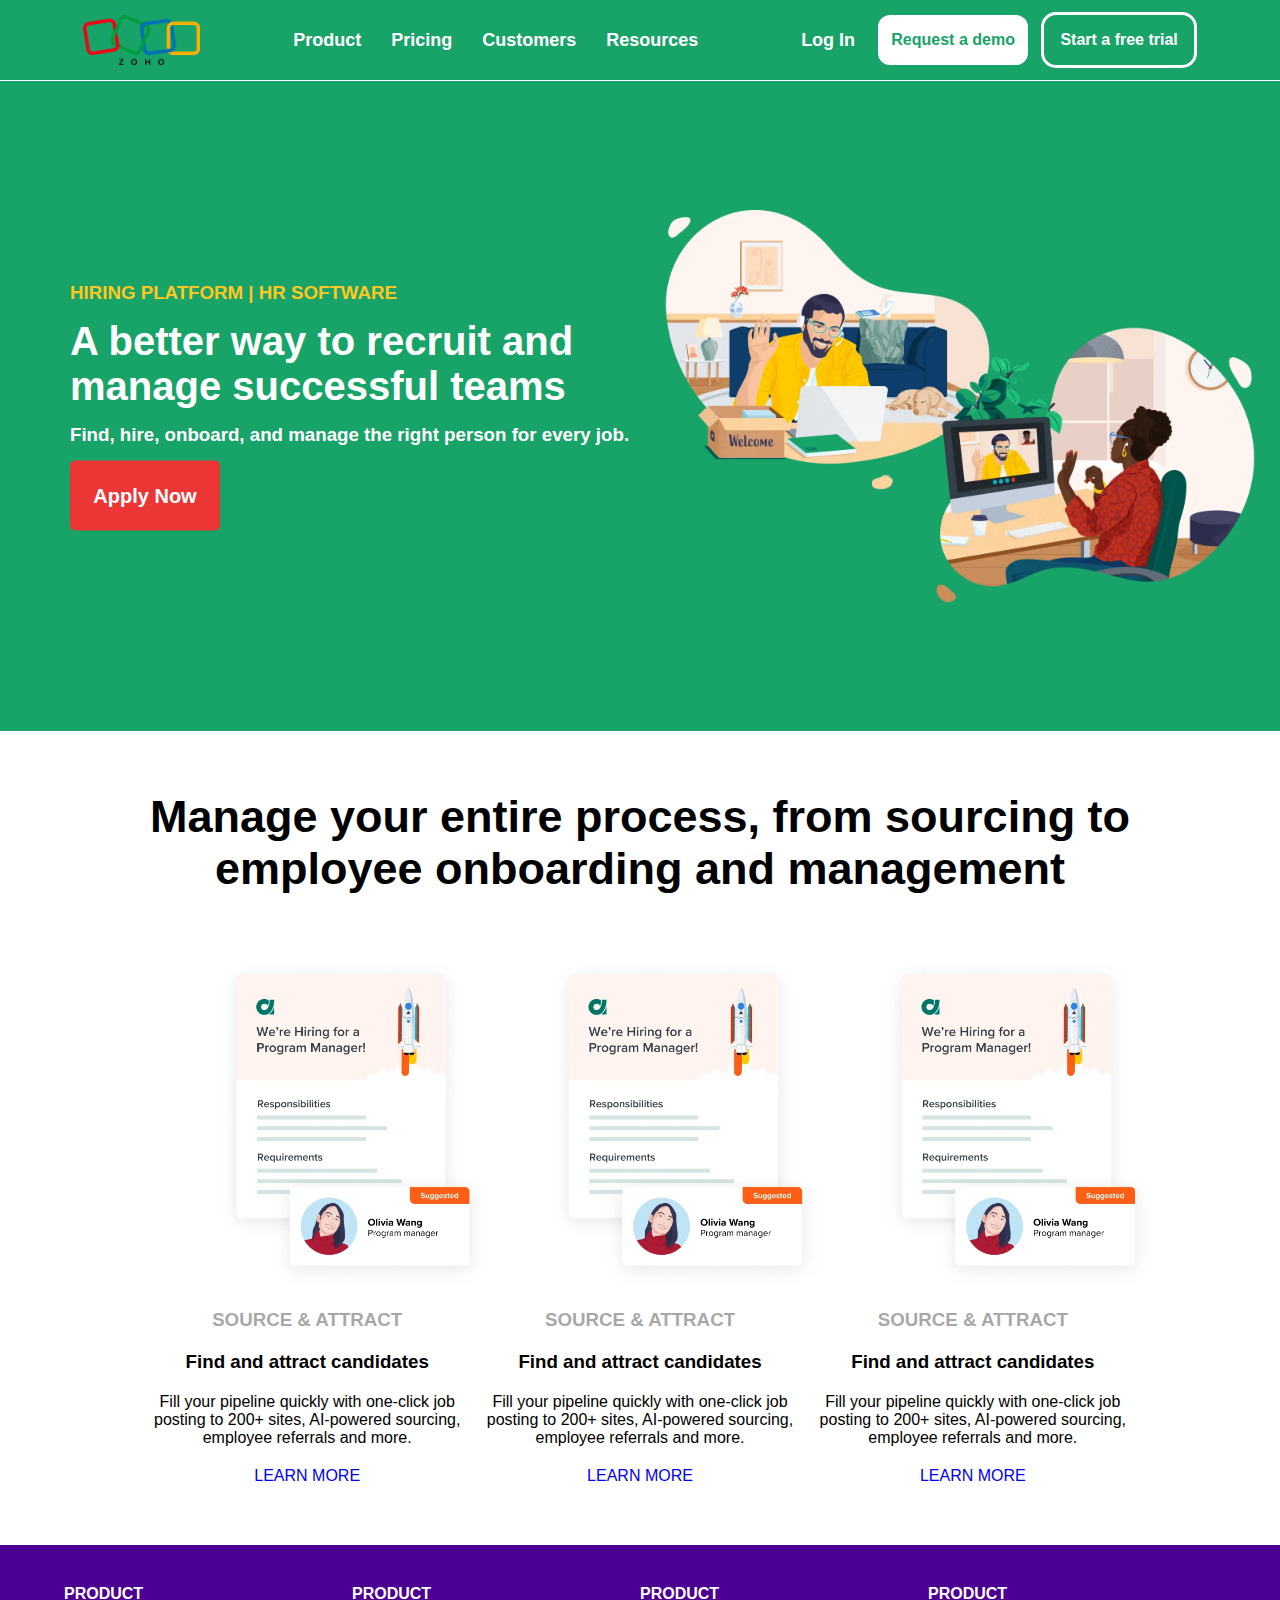
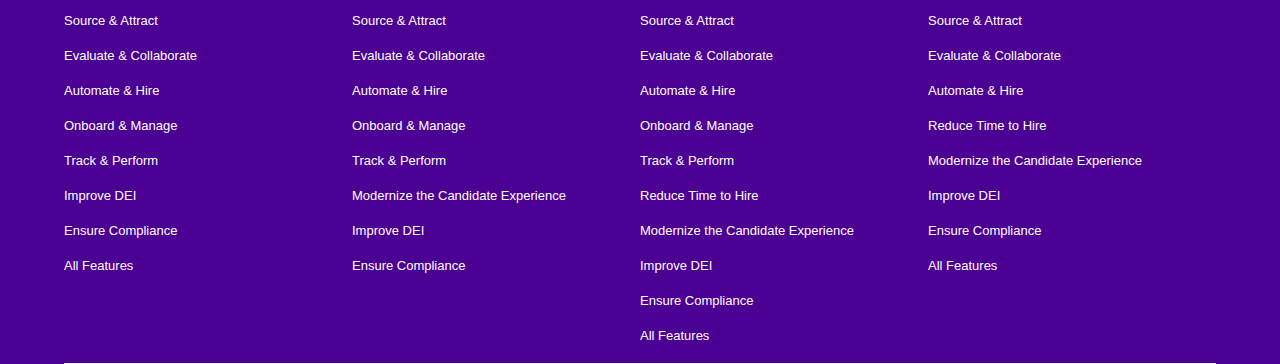
<file: index.html>
<!DOCTYPE html>
<html lang="en">

<head>
    <meta charset="UTF-8">
    <meta name="viewport" content="width=device-width, initial-scale=1.0">
    <title>Home</title>
    <link rel="stylesheet" href="https://cdnjs.cloudflare.com/ajax/libs/font-awesome/6.6.0/css/all.min.css"
        integrity="sha512-Kc323vGBEqzTmouAECnVceyQqyqdsSiqLQISBL29aUW4U/M7pSPA/gEUZQqv1cwx4OnYxTxve5UMg5GT6L4JJg=="
        crossorigin="anonymous" referrerpolicy="no-referrer" />
    <link rel="stylesheet" href="./index.css">
</head>

<body>
    <header>
        <button id="nav-btn" class="navbar-button"><i class="fa-solid fa-bars navbar-icon"></i></button>
        <nav>
            <img src="./images/zoho-logo.png" alt="logo" class="logo">
            <ul class="main-menu">
                <li class="menu-item">
                    <a href="#drop">product</a>
                </li>
                <li class="menu-item">
                    <a href="#id">pricing</a>
                </li>
                <li class="menu-item">
                    <a href="#id">customers</a>
                </li>
                <li class="menu-item">
                    <a href="#drop">resources</a>
                </li>
            </ul>
            <ul class="accounts-menu">
                <li class="menu-item">
                    <a href="#id">log in</a>
                </li>
                <li class="menu-btn btn-request-demo">
                    <a href="#login">Request a demo</a>
                </li>
                <li class="menu-btn btn-start-trial">
                    <a href="#start">Start a free trial</a>
                </li>
            </ul>
        </nav>

    </header>
    <main>
        <section id="intro">
            <div id="description">
                <h3 class="text about-text">
                    hiring platform | hr software
                </h3>
                <h1 class="text about-description">
                    A better way to recruit and manage successful teams
                </h1>

                <h3 class="text">
                    Find, hire, onboard, and manage the right person for every job.
                </h3>
                <a href="./form.html" class="apply-button">apply now</a>
            </div>
        </section>
        <section id="content">
            <h1 class="details">Manage your entire process,
                from sourcing to employee onboarding
                and management</h1>
            <div class="offers">
                <div class="detail-card">
                    <img src="./images/source-attract_2x.webp" alt="card image" class="card-image">
                    <h3 class="card-img-title">source & attract</h3>
                    <h3 class="card-title">Find and attract candidates</h3>
                    <p class="card-desc">Fill your pipeline quickly with one-click job posting to 200+ sites, AI-powered
                        sourcing, employee referrals and more.</p>
                    <p class="card-link"><a href="#" class="card-link">Learn more</a></p>
                </div>
                <div class="detail-card">
                    <img src="./images/source-attract_2x.webp" alt="card image" class="card-image">
                    <h3 class="card-img-title">source & attract</h3>
                    <h3 class="card-title">Find and attract candidates</h3>
                    <p class="card-desc">Fill your pipeline quickly with one-click job posting to 200+ sites, AI-powered
                        sourcing, employee referrals and more.</p>
                    <p class="card-link"><a href="#" class="card-link">Learn more</a></p>
                </div>
                <div class="detail-card">
                    <img src="./images/source-attract_2x.webp" alt="card image" class="card-image">
                    <h3 class="card-img-title">source & attract</h3>
                    <h3 class="card-title">Find and attract candidates</h3>
                    <p class="card-desc">Fill your pipeline quickly with one-click job posting to 200+ sites, AI-powered
                        sourcing, employee referrals and more.</p>
                    <p class="card-link"><a href="#" class="card-link">Learn more</a></p>
                </div>
            </div>
        </section>
    </main>

    <footer>
        <div class="footer-box">
            <div class="products">
                <strong>product</strong>
                <a class="product-item" href="#source-attract">Source & Attract</a>
                <a class="product-item" href="#evaluate-collaborate">Evaluate & Collaborate</a>
                <a class="product-item" href="#automate-hire">Automate & Hire</a>
                <a class="product-item" href="#onboard-manage">Onboard & Manage</a>
                <a class="product-item" href="#track-perform">Track & Perform</a>
                <a class="product-item" href="#improve-dei">Improve DEI</a>
                <a class="product-item" href="#ensure-compliance">Ensure Compliance</a>
                <a class="product-item" href="#all-features">All Features</a>
            </div>
            <div class="products">
                <strong>product</strong>
                <a class="product-item" href="#source-attract">Source & Attract</a>
                <a class="product-item" href="#evaluate-collaborate">Evaluate & Collaborate</a>
                <a class="product-item" href="#automate-hire">Automate & Hire</a>
                <a class="product-item" href="#onboard-manage">Onboard & Manage</a>
                <a class="product-item" href="#track-perform">Track & Perform</a>
                <a class="product-item" href="#modernize-candidate-experience">Modernize the Candidate Experience</a>
                <a class="product-item" href="#improve-dei">Improve DEI</a>
                <a class="product-item" href="#ensure-compliance">Ensure Compliance</a>
            </div>
            <div class="products">
                <strong>product</strong>
                <a class="product-item" href="#source-attract">Source & Attract</a>
                <a class="product-item" href="#evaluate-collaborate">Evaluate & Collaborate</a>
                <a class="product-item" href="#automate-hire">Automate & Hire</a>
                <a class="product-item" href="#onboard-manage">Onboard & Manage</a>
                <a class="product-item" href="#track-perform">Track & Perform</a>
                <a class="product-item" href="#reduce-time-to-hire">Reduce Time to Hire</a>
                <a class="product-item" href="#modernize-candidate-experience">Modernize the Candidate Experience</a>
                <a class="product-item" href="#improve-dei">Improve DEI</a>
                <a class="product-item" href="#ensure-compliance">Ensure Compliance</a>
                <a class="product-item" href="#all-features">All Features</a>
            </div>
            <div class="products">
                <strong>product</strong>
                <a class="product-item" href="#source-attract">Source & Attract</a>
                <a class="product-item" href="#evaluate-collaborate">Evaluate & Collaborate</a>
                <a class="product-item" href="#automate-hire">Automate & Hire</a>
                <a class="product-item" href="#reduce-time-to-hire">Reduce Time to Hire</a>
                <a class="product-item" href="#modernize-candidate-experience">Modernize the Candidate Experience</a>
                <a class="product-item" href="#improve-dei">Improve DEI</a>
                <a class="product-item" href="#ensure-compliance">Ensure Compliance</a>
                <a class="product-item" href="#all-features">All Features</a>
            </div>
        </div>
    </footer>
    <script>
        var btn = document.getElementById("nav-btn");
        var nav = document.getElementsByTagName("nav")[0];
        var flag = false;
        btn.addEventListener("click", function () {
            if (!flag) {
                nav.style.width = "100%";
                flag = !flag;
            }
            else {
                nav.style.width = "0";
                flag = !flag;
            }
        });

        window.addEventListener('resize', () => {
            if (window.innerWidth > 1076) { 
                nav.style.width = 'auto'; 
            } else {
                nav.style.width = '0px'; 
            }
        });
    </script>
</body>

</html>
</file>
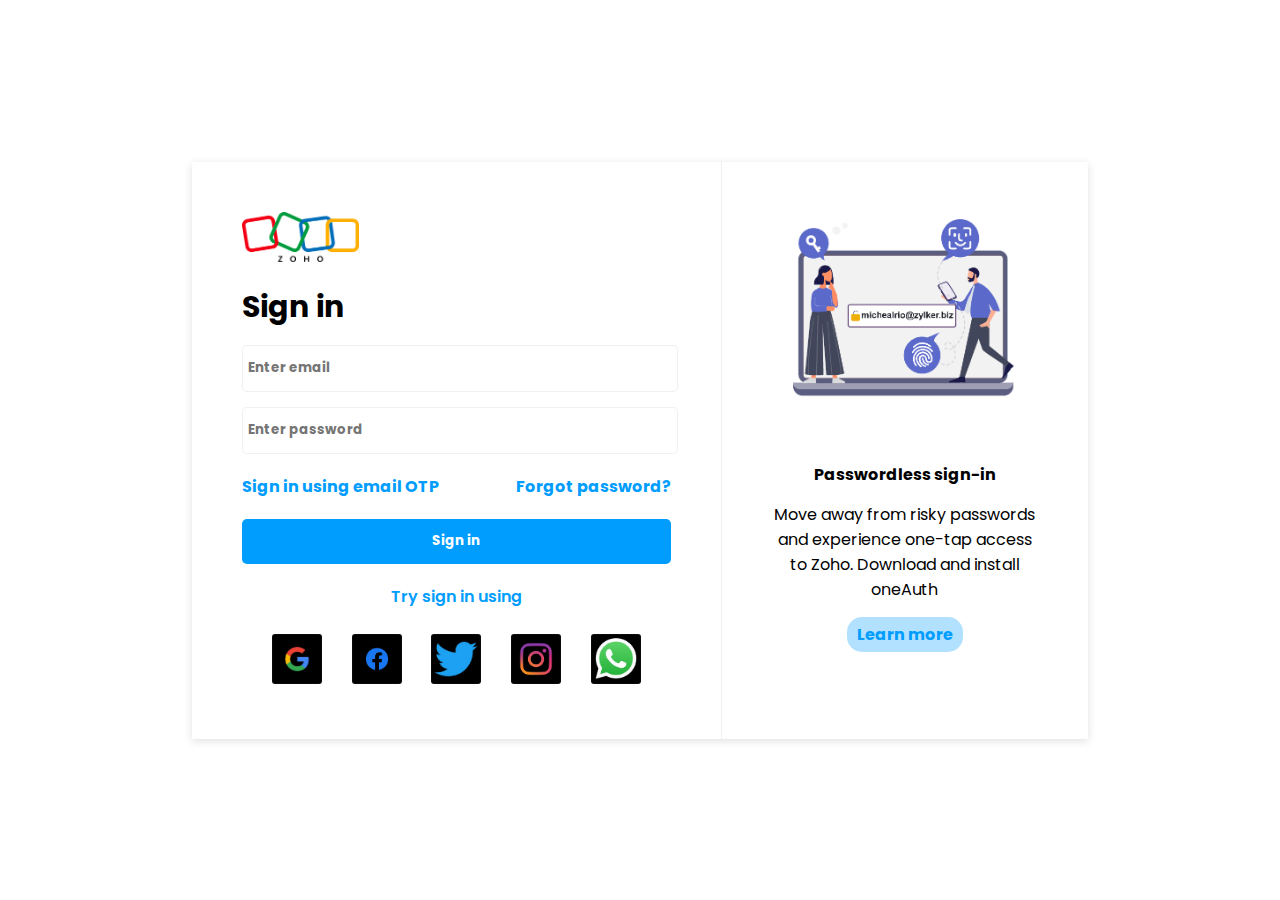
<file: login.html>
<!DOCTYPE html>
<html lang="en">

<head>
    <meta charset="UTF-8">
    <meta name="viewport" content="width=device-width, initial-scale=1.0">
    <title>Login</title>
    <link rel="stylesheet" href="./login.css">
</head>

<body>
    <div class="login-box">
        <div class="login-section">
            <img src="./images/zoho-logo.png" alt="logo" srcset="">
            <h2>Sign in</h2>
            <form action="#" method="post" id="login-form">
                <label for="email">
                    <input type="email" name="email" placeholder="Enter email" required />
                </label>
                <label for="password">
                    <input type="password" name="password" placeholder="Enter password" required>
                </label>
                <p><a href="#">Sign in using email OTP</a><a href="#">Forgot password?</a></p>
                <label for="submit">
                    <input type="submit" value="Sign in">
                </label>
            </form>
            <p class="other-options-text">Try sign in using</p>
            <div class="login-options">
                <button class="btn google-btn"></button>
                <button class="btn facebook-btn"></button>
                <button class="btn twitter-btn"></button>
                <button class="btn instagram-btn"></button>
                <button class="btn whatsapp-btn"></button>
            </div>
        </div>
        <div class="others">
            <img src="./images/auth.png" alt="zoho" srcset="">
            <strong>Passwordless sign-in</strong>
            <p>Move away from risky passwords and experience one-tap access to Zoho. Download and install oneAuth</p>
            <a href="#" class="learn-more">Learn more</a>
        </div>
    </div>
    <script>
        document.getElementById('login-form').addEventListener('submit', function (event) {
            event.preventDefault();
            window.location.href = 'index.html';
        });
    </script>
</body>

</html>
</file>
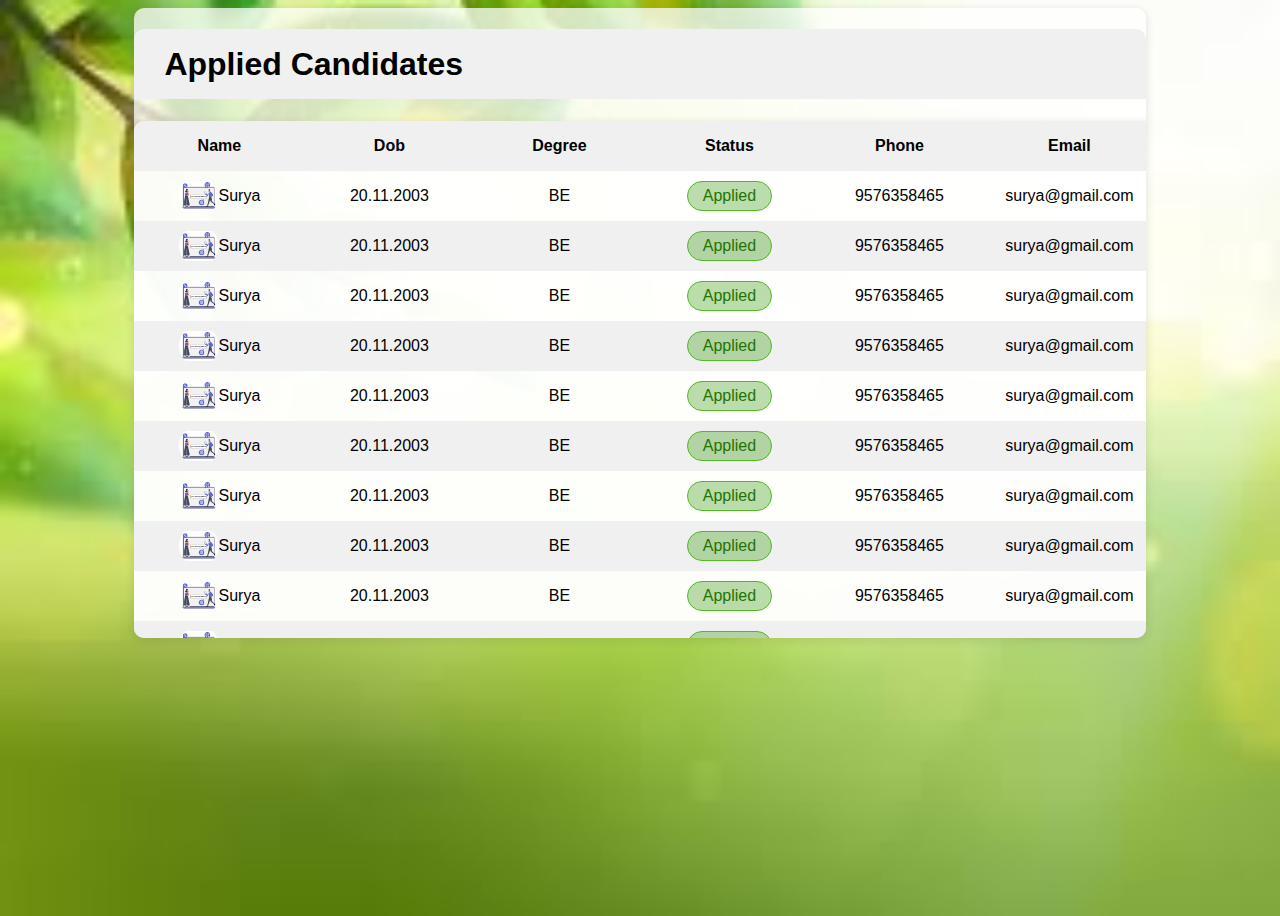
<file: table.html>
<!DOCTYPE html>
<html lang="en">

<head>
    <meta charset="UTF-8">
    <meta name="viewport" content="width=device-width, initial-scale=1.0">
    <title>Applications</title>
    <link rel="stylesheet" href="./table.css">
</head>
<body>
    <div class="container">
        <h1>Applied Candidates</h1>
        <table id="data-table">
            <thead>
                <tr>
                    <th>name</th>
                    <th>dob</th>
                    <th>degree</th>
                    <th>status</th>
                    <th>phone</th>
                    <th>email</th>
                </tr>
            </thead>
            <tbody>
                <tr>
                    <td><span class="photo"></span>Surya</td>
                    <td>20.11.2003</td>
                    <td>BE</td>
                    <td><span>Applied</span></td>
                    <td>9576358465</td>
                    <td>surya@gmail.com</td>
                </tr>
                <tr>
                    <td><span class="photo"></span>Surya</td>
                    <td>20.11.2003</td>
                    <td>BE</td>
                    <td><span>Applied</span></td>
                    <td>9576358465</td>
                    <td>surya@gmail.com</td>
                </tr>
                <tr>
                    <td><span class="photo"></span>Surya</td>
                    <td>20.11.2003</td>
                    <td>BE</td>
                    <td><span>Applied</span></td>
                    <td>9576358465</td>
                    <td>surya@gmail.com</td>
                </tr>
                <tr>
                    <td><span class="photo"></span>Surya</td>
                    <td>20.11.2003</td>
                    <td>BE</td>
                    <td><span>Applied</span></td>
                    <td>9576358465</td>
                    <td>surya@gmail.com</td>
                </tr>
                <tr>
                    <td><span class="photo"></span>Surya</td>
                    <td>20.11.2003</td>
                    <td>BE</td>
                    <td><span>Applied</span></td>
                    <td>9576358465</td>
                    <td>surya@gmail.com</td>
                </tr>
                <tr>
                    <td><span class="photo"></span>Surya</td>
                    <td>20.11.2003</td>
                    <td>BE</td>
                    <td><span>Applied</span></td>
                    <td>9576358465</td>
                    <td>surya@gmail.com</td>
                </tr>
                <tr>
                    <td><span class="photo"></span>Surya</td>
                    <td>20.11.2003</td>
                    <td>BE</td>
                    <td><span>Applied</span></td>
                    <td>9576358465</td>
                    <td>surya@gmail.com</td>
                </tr>
                <tr>
                    <td><span class="photo"></span>Surya</td>
                    <td>20.11.2003</td>
                    <td>BE</td>
                    <td><span>Applied</span></td>
                    <td>9576358465</td>
                    <td>surya@gmail.com</td>
                </tr>
                <tr>
                    <td><span class="photo"></span>Surya</td>
                    <td>20.11.2003</td>
                    <td>BE</td>
                    <td><span>Applied</span></td>
                    <td>9576358465</td>
                    <td>surya@gmail.com</td>
                </tr>
                <tr>
                    <td><span class="photo"></span>Surya</td>
                    <td>20.11.2003</td>
                    <td>BE</td>
                    <td><span>Applied</span></td>
                    <td>9576358465</td>
                    <td>surya@gmail.com</td>
                </tr>
                <tr>
                    <td><span class="photo"></span>Surya</td>
                    <td>20.11.2003</td>
                    <td>BE</td>
                    <td><span>Applied</span></td>
                    <td>9576358465</td>
                    <td>surya@gmail.com</td>
                </tr>
                <tr>
                    <td><span class="photo"></span>Surya</td>
                    <td>20.11.2003</td>
                    <td>BE</td>
                    <td><span>Applied</span></td>
                    <td>9576358465</td>
                    <td>surya@gmail.com</td>
                </tr>
                <tr>
                    <td><span class="photo"></span>Surya</td>
                    <td>20.11.2003</td>
                    <td>BE</td>
                    <td><span>Applied</span></td>
                    <td>9576358465</td>
                    <td>surya@gmail.com</td>
                </tr>
            </tbody>
        </table>
    </div>
    
</body>

</html>
</file>
<file: index.css>
@import url('https://fonts.googleapis.com/css2?family=Poppins:ital,wght@0,100;0,200;0,300;0,400;0,500;0,600;0,700;0,800;0,900;1,100;1,200;1,300;1,400;1,500;1,600;1,700;1,800;1,900&display=swap');

* {
    font-family: sans-serif;
    margin: 0;
    padding: 0;
    text-decoration: none;
    list-style-type: none;
}

header {
    position: sticky;
    top: 0;
    z-index: 1;
    height: 80px;
    width: 100%;
    background-color: #18a369;
    border-bottom: 0.5px solid rgb(255, 255, 255);
}


.logo{
    display: inline-block;
    height: 50px;
}

.navbar-button {
    display: none; 
    border: none;
    height: 100%;
    width: 50px;
    background-color: #18a369;
}

.navbar-icon {
    font-size: 40px;
    color: white;
}

nav{
    height: 100%;
    display: flex;
    align-items: center;
    justify-content: space-evenly;
    transition: none;
}

.main-menu, .accounts-menu{
    height: 100%;
    display: flex;
    align-items: center;
    justify-content: space-evenly;
    gap: 10px;
}

.menu-item{
    height: 100%;
}

.menu-item a{
    position: relative;
    display: inline-block;
    line-height: 80px;
    color: white;
    height: 100%;
    padding: 0 10px;
    font-size: 18px;
    font-weight: bold;
    text-transform: capitalize;
}

.menu-item a::after{
    content: "";
    position: absolute;
    bottom: 0;
    left: 0;
    background-color: white;
    height: 3px;
    width: 0;
}

.menu-item a:hover::after{
    width: 100%;
}

.menu-btn{
    display: flex;
    align-items: center;
    height: 100%;
}

.menu-btn a{
    display: flex;
    align-items: center;
    justify-content: center;
    height: 50px;
    width: 150px;
    border-radius: 15px;
    font-weight: bold;
}

.btn-request-demo a {
    border: 3px solid #18a369;
    background-color: white;
    color: #18a369;
}

.btn-start-trial a {
    border: 3px solid white;
    background-color: #18a369;
    color: white;
} 


#intro {
    position: relative;
    height: 80%;
    background: url("./images/big-ideas-amazing-talent-the-recruiting-software-that-brings-them-together_2x.webp");
    background-size: 50%;
    background-repeat: no-repeat;
    background-position: right;
    background-color: #18a369;
    min-height: 650px;
}

#description {
    position: absolute;
    width: 45%;
    top: 50%;
    left: 70px;
    transform: translateY(-50%);
}

.text {
    margin-bottom: 15px;
    color: white;
}

#description .about-text {
    text-transform: uppercase;
    color: rgb(255, 199, 33);
}

#description .about-description {
    color: rgb(255, 255, 255);
    font-size: 40px;
}

#description .apply-button{
    display: inline-block;
    height: 70px;
    width: 150px;
    line-height: 70px;
    text-align: center;
    background-color: rgb(236, 54, 54);
    border-radius: 5px;
    color: white;
    text-transform: capitalize;
    font-weight: bold;
    font-size: 20px;
}

#content {
    width: 80%;
    margin: auto;
}

.offers {
    display: flex;
    flex-wrap: wrap;
    justify-content: space-evenly;
    padding-top: 50px;
    padding-bottom: 50px;
}

.details {
    width: 100%;
    padding-top: 60px;
    font-size: 45px;
    color: black;
    text-align: center;
}

.detail-card {
    width: 30%;
    min-width: 300px;
    transition: all ease-in 0.2s;
}

.detail-card:hover {
    transform: scale(1.1);
}

.card-image {
    height: 350px;
    width: auto;
}

.card-img-title,
.card-title,
.card-desc,
.card-link {
    padding: 10px 0;
    text-align: center;
}

.card-img-title {
    text-transform: uppercase;
    color: rgba(128, 128, 128, 0.696);
}

.card-link {
    text-transform: uppercase;
}


footer {
    background-color: rgb(76, 0, 147);
    padding-top: 30px;
}

.footer-box {
    width: 90%;
    margin: auto;
    display: flex;
    flex-wrap: wrap;
    align-items: flex-start;
    justify-content: center;
    border-bottom: 0.5px solid white;
}

.products {
    width: 25%;
    min-width: 200px;
    margin:10px 0;
}

footer strong {
    color: white;
    text-transform: uppercase;
    font-weight: bold;
}

footer .product-item {
    position: relative;
    display: block;
    color: white;
    width: fit-content;
    font-size: 13px;
    padding: 10px 0;
}

footer .product-item::after {
    content: "";
    height: 1px;
    width: 0;
    background-color: white;
    position: absolute;
    left: 0;
    bottom: 0;
    transition: width ease-in 0.25s;
}

footer .product-item:hover::after {
    width: 100%;
}

@media (max-width: 1076px) {
    .navbar-button {
        display: block;
        float: right;
        margin-right: 30px;
    }
    .navbar-icon {
        font-size: 40px;
        color: rgb(255, 255, 255);
    }

    .logo {
        position: fixed;
        top: 10px;
        left: 10px;
    }

    nav {
        display: block;
        position: fixed;
        top: 80px;
        height: calc(100% - 80px);
        width: 0;
        overflow: hidden;
        background-color: grey;
        transition: width ease-out 0.3s;
    }

    .main-menu,
    .accounts-menu {
        height: auto;
        display: block;
    }

    .menu-item,
    .menu-btn {
        display: flex;
        align-items: center;
        justify-content: center;
        padding: 5px 0;
        height: 60px;
    }

    .menu-item a:hover {
        color: #18a369;
    }

    .menu-item a {
        display: inline-block;
        line-height: 80px;
        color: white;
        height: 100%;
        padding: 0 10px;
        font-size: 18px;
        font-weight: bold;
        text-transform: capitalize;
    }

    .menu-item a::after {
        display: none;
    }

    #intro {
        background-image: none;
    }

    #description {
        width: 80%;
        margin: auto;
    }
}
</file>
<file: login.css>
@import url('https://fonts.googleapis.com/css2?family=Poppins:ital,wght@0,100;0,200;0,300;0,400;0,500;0,600;0,700;0,800;0,900;1,100;1,200;1,300;1,400;1,500;1,600;1,700;1,800;1,900&display=swap');

* {
    margin: 0;
    padding: 0;
    font-family: "Poppins", sans-serif;
}
body {
    width: 100%;
    height: 100vh;
    display: flex;
    align-items: center;
}

.login-box {
    margin: 0 auto;
    width: 90%;
    box-shadow: rgba(99, 99, 99, 0.2) 0px 2px 8px 0px;
}

.login-section {
    padding: 30px 15px;
    border-right: 1px solid rgba(107, 107, 107, 0.1);
}

img {
    height: 50px;
    width: auto;
    margin-bottom: 15px;
}

h2 {
    font-size: 30px;
    margin-bottom: 15px;
}

input {
    width: 100%;
    height: 45px;
    margin-bottom: 15px;
    border-radius: 5px;
    font-weight: bold;
}

input[type="email"],
input[type="password"] {
    border: 1px solid rgba(107, 107, 107, 0.1);
    padding-left: 5px;
    transition: border-color 0.3s, box-shadow 0.3s; 
    box-shadow: none;
}

input[type="email"]:focus,
input[type="password"]:focus {
    border: 1px solid rgb(0, 157, 255); 
    outline: none;
    box-shadow: 0 0 5px rgba(0, 157, 255, 0.5); 
}

p {
    display: flex;
    justify-content: space-between;
    padding: 5px 0;
    margin-bottom: 15px;
}

a {
    text-decoration: none;
    color: rgb(0, 157, 255);
    font-weight: bold;
}

input[type="submit"] {
    border: none;
    background-color: rgb(0, 157, 255);
    color: white;
    cursor: pointer;
}

input[type="submit"]:active{
    background-color: rgb(102, 102, 255);
}

.other-options-text {
    display: block;
    color: rgb(0, 157, 255);
    text-align: center;
    font-weight: 600;
}

.login-options {
    height: 50px;
    padding: 5px 0;
    display: flex;
    justify-content: space-evenly;
}

.google-btn {
    background: url("./images/google-icon.png");
}

.facebook-btn {
    background: url("./images/facebook-icon.png");
}

.github-btn {
    background: url("./images/github-icon.png");
}

.twitter-btn {
    background: url("./images/twitter-icon.png");
}

.instagram-btn {
    background: url("./images/instagram-icon-removebg-preview.png");
}

.whatsapp-btn {
    background: url("./images/whatsapp-icon.png");
}

.btn {
    width: 50px;
    height: 100%;
    background-repeat: no-repeat;
    background-position: center;
    background-size: contain;
    border: 1px solid rgba(107, 107, 107, 0.1);
    border-radius: 3px;
    cursor: pointer;
    background-color: rgb(0, 0, 0);
}

.others{
    display: none;
}

.others img{
    display: block;
    height: 200px;
    width: auto;
    margin: auto;
    margin-bottom: 50px;
}

.others strong{
    display: block;
    text-align: center;
    margin-bottom: 10px;
}

.others p{
    text-align: center;
    margin-bottom: 10px;
}

.others a{
    display: block;
    padding:5px 10px;
    border-radius: 15px;
    width: fit-content;
    background-color: rgba(0, 157, 255, 0.3);
    text-align: center;
    margin: auto;
    margin-bottom: 10px;
}

@media (min-width:1200px){
    .login-box{
        width: 70%;
        display: flex;
    }
    .login-section{
        width: 65%;
        padding: 50px;
    }
    .others{
        display: block;
        width: 35%;
        padding: 50px;
    }
}

@media (max-width: 420px){
    *{
        font-size: 14px;
    }
}
</file>
<file: table.css>
*{
    font-family: sans-serif;
}

body {
    height: 100vh;
    background-image: url("./images/background.jpeg");
    background-repeat: no-repeat;
    background-size: cover;
}

.container{
    height: 70%;
    width: 80%;
    margin: auto;
    border-radius: 10px;
    box-shadow: rgba(99, 99, 99, 0.2) 0px 2px 8px 0px;
    background-color: rgba(255, 255, 255, 0.743);
    overflow: scroll;
}

h1{
    height: 50px;
    background-color: rgb(240, 240, 240);
    border-top-left-radius: 10px;
    border-top-right-radius: 10px;
    line-height: 50px;
    padding: 10px 30px;
}

table {
    height: 100%;
    width: 95%;
    border-collapse: collapse;
    border-radius: 10px;
    box-shadow: rgba(99, 99, 99, 0.2) 0px 2px 8px 0px;
    margin: auto;
    overflow: scroll;
}

thead {
    height: 50px;
    border-top-left-radius: 10px;
    position: sticky;
    top: 0;
}

th,
td {
    min-width: 150px;
    padding: 5px 10px;
    text-align: center;
}

th{
    background-color: rgb(240, 240, 240);
    text-transform: capitalize;
}

th:first-child{
    border-top-left-radius: 10px;
}
th:last-child{
    border-top-right-radius: 10px;
}

tbody tr {
    min-height: 50px;
}

tr:nth-child(odd) {
    background-color: rgba(255, 255, 255, 0.868);
}

tr:nth-child(even) {
    background-color: rgb(240, 240, 240);
}

tbody tr td:first-child{
    display: flex;
    align-items: center;
    justify-content: center;
}

td:nth-child(4) span{
    display: inline-block;
    background-color: rgba(79, 165, 42, 0.386);
    border: 1px solid rgb(79, 186, 34);
    border-radius: 50px;
    padding: 5px 15px;
    color: rgb(35, 115, 0);
}

tbody tr:last-child td:first-child{
    border-bottom-left-radius: 10px;
}

tbody tr:last-child td:last-child{
    border-bottom-right-radius: 10px;
}

.photo{
    display: inline-block;
    height: 40px;
    width: 40px;
    border-radius: 50%;
    background-image: url("./images/auth.png");
    background-repeat: no-repeat;
    background-position: center;
    background-size: contain;
}
</file>
